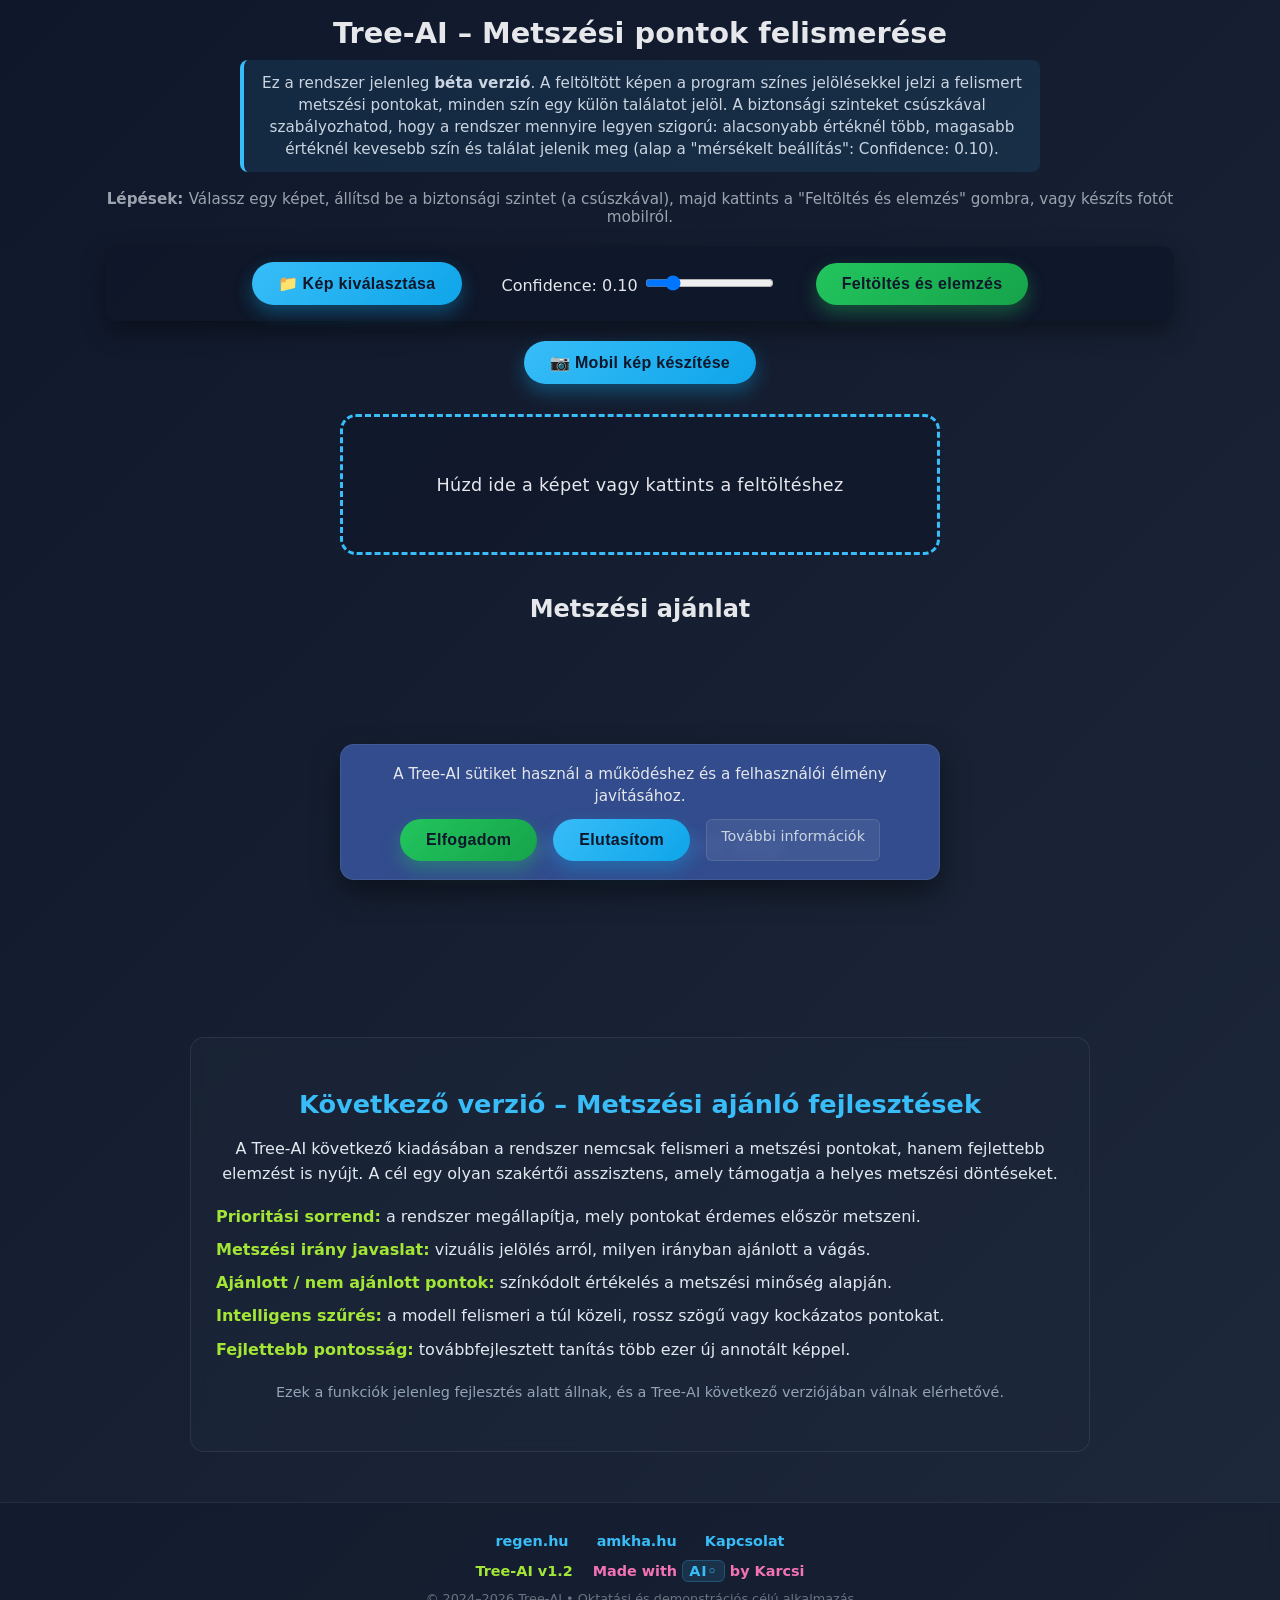
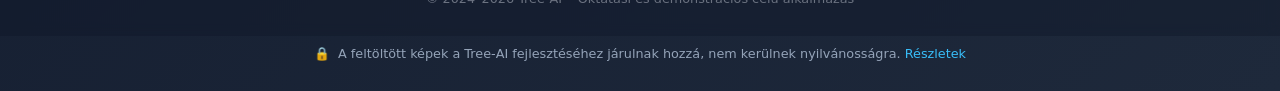
<file: index.html>
<!DOCTYPE html>
<html lang="hu">
<head>
    <meta charset="UTF-8">
    <title>Tree-AI – Képfelismerés</title>
    <meta name="viewport" content="width=device-width, initial-scale=1.0">
    <link rel="stylesheet" href="style.css">
</head>
<body>

<div class="app-container">

    <!-- FEJLÉC -->
    <header>
        <h1>Tree-AI – Metszési pontok felismerése</h1>
<p class="beta-info">
    Ez a rendszer jelenleg <strong>béta verzió</strong>. A feltöltött képen a program színes jelölésekkel jelzi a felismert metszési pontokat, minden szín egy külön találatot jelöl. A biztonsági szinteket csúszkával szabályozhatod, hogy a rendszer mennyire legyen szigorú: alacsonyabb értéknél több, magasabb értéknél kevesebb szín és találat jelenik meg (alap a "mérsékelt beállítás": Confidence: 0.10).
</p>
<p><b>Lépések: </b>Válassz egy képet, állítsd be a biztonsági szintet (a csúszkával), majd kattints a "Feltöltés és elemzés" gombra, vagy készíts fotót mobilról.</p>
    </header>

    <!-- 1) FELSŐ SOR: FILE SELECT + SLIDER + FELTÖLTÉS -->
    <section class="controls">

        <!-- Fájl kiválasztása -->
        <div class="file-box">
            <input type="file" id="fileInput" accept="image/*" hidden>
            <button class="secondary-btn" onclick="triggerFileInput()">📁 Kép kiválasztása</button>
        </div>

        <!-- Confidence csúszka -->
        <div class="slider-box">
            <label>Confidence: <span id="confValue">0.10</span></label>
            <input type="range" id="confSlider" min="0.01" max="0.50" step="0.01" value="0.10">
        </div>

        <!-- Feltöltés és elemzés -->
        <button class="primary-btn" onclick="uploadImage()">Feltöltés és elemzés</button>

    </section>

    <!-- 2) MOBIL KAMERA GOMB -->
    <section class="camera-section">
        <button class="secondary-btn" onclick="openCamera()">📷 Mobil kép készítése</button>

        <div id="cameraContainer" class="camera-container" style="display:none;">
            <video id="cameraPreview" autoplay playsinline></video>
            <button class="primary-btn" onclick="takePhoto()">📸 Fotó készítése</button>
        </div>
    </section>
    <!-- 3) DRAG & DROP -->
    <section class="dropzone-section">
        <div id="dropzone" class="dropzone">
            <p>Húzd ide a képet vagy kattints a feltöltéshez</p>
        </div>
    </section>

    <!-- 4) METSZÉSI AJÁNLAT (YOLO eredmény) -->
    <section class="result-section">
        <h2>Metszési ajánlat</h2>
        <canvas id="resultCanvas"></canvas>
    </section>

    <!-- 5) EREDETI FELTÖLTÖTT KÉP -->
    <section class="preview-section">
        <h2>Eredeti feltöltött kép</h2>
        <img id="previewImage" class="preview-image" style="display:none;">
    </section>
<div id="recommendations-container" class="recommendations"></div>
<div id="plan-container" class="plan"></div>

</div>
<section class="next-version-info">
    <h2>Következő verzió – Metszési ajánló fejlesztések</h2>
    <p>
        A Tree‑AI következő kiadásában a rendszer nemcsak felismeri a metszési pontokat, 
        hanem fejlettebb elemzést is nyújt. A cél egy olyan szakértői asszisztens, amely 
        támogatja a helyes metszési döntéseket.
    </p>

    <ul>
        <li><strong>Prioritási sorrend:</strong> a rendszer megállapítja, mely pontokat érdemes először metszeni.</li>
        <li><strong>Metszési irány javaslat:</strong> vizuális jelölés arról, milyen irányban ajánlott a vágás.</li>
        <li><strong>Ajánlott / nem ajánlott pontok:</strong> színkódolt értékelés a metszési minőség alapján.</li>
        <li><strong>Intelligens szűrés:</strong> a modell felismeri a túl közeli, rossz szögű vagy kockázatos pontokat.</li>
        <li><strong>Fejlettebb pontosság:</strong> továbbfejlesztett tanítás több ezer új annotált képpel.</li>
    </ul>

    <p class="note">
        Ezek a funkciók jelenleg fejlesztés alatt állnak, és a Tree‑AI következő verziójában válnak elérhetővé.
    </p>
</section>

<footer class="footer">
    <div class="footer-links">
        <a href="https://regen.hu" target="_blank">regen.hu</a>
        <a href="https://amkha.hu" target="_blank">amkha.hu</a>
        <a href="#">Kapcsolat</a>
    </div>

    <div class="footer-meta">
        <span class="version">Tree‑AI v1.2</span>
        <span class="madeby">Made with <span class="ai-logo">AI◦</span> by Karcsi</span>
    </div>

    <div class="footer-copy">
        © 2024–2026 Tree‑AI • Oktatási és demonstrációs célú alkalmazás
    </div>
</footer>
<div id="cookieBanner" class="cookie-banner">
    <p>
        A Tree‑AI sütiket használ a működéshez és a felhasználói élmény javításához.
    </p>

    <div class="cookie-buttons">
        <button class="primary-btn" onclick="acceptCookies()">Elfogadom</button>
        <button class="secondary-btn" onclick="declineCookies()">Elutasítom</button>
        <a href="privacy.html" target="_blank" class="info-btn">További információk</a>
    </div>
</div>

<div class="cookie-privacy-short">
    <span class="icon">🔒</span>
    A feltöltött képek a Tree‑AI fejlesztéséhez járulnak hozzá, nem kerülnek nyilvánosságra. 
    <a href="privacy.html" target="_blank">Részletek</a>
</div>

<script src="script.js" defer></script>
</body>
</html>
</file>
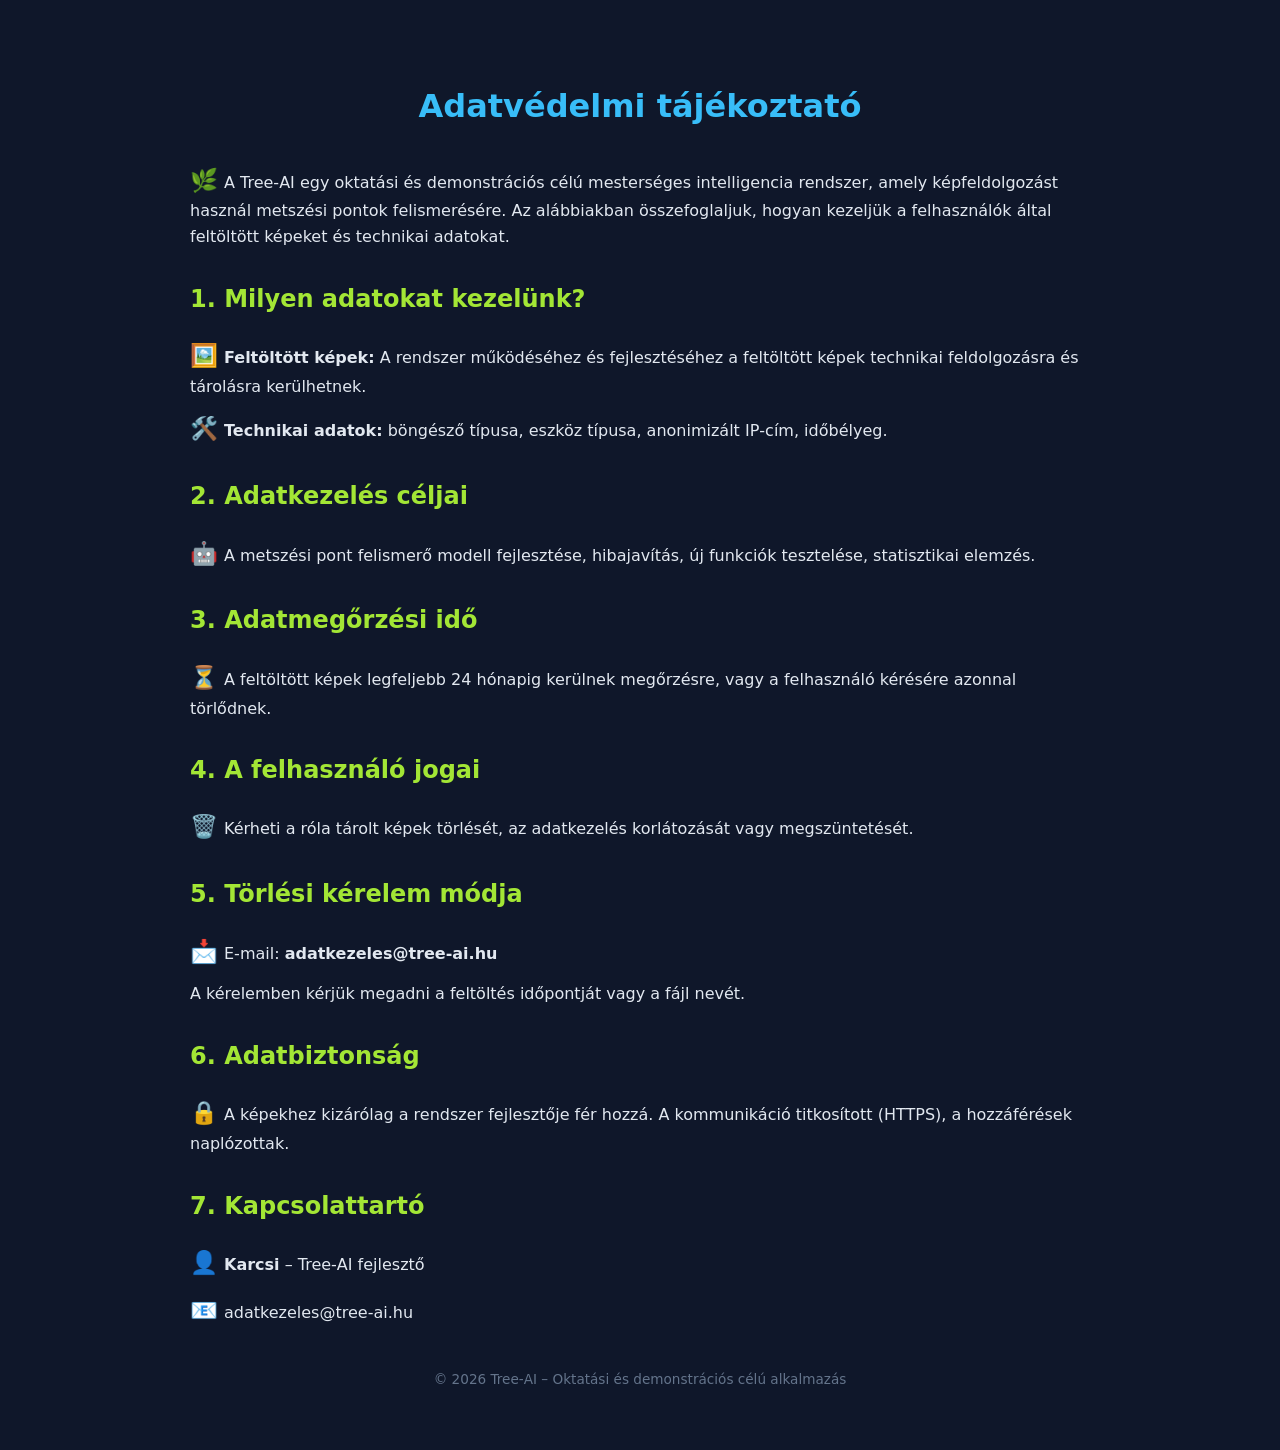
<file: privacy.html>
<!DOCTYPE html>
<html lang="hu">
<head>
    <meta charset="UTF-8">
    <title>Adatvédelmi tájékoztató – Tree‑AI</title>
    <meta name="viewport" content="width=device-width, initial-scale=1.0">
    <style>
        body {
            background: #0f172a;
            color: #e2e8f0;
            font-family: system-ui, sans-serif;
            margin: 0;
            padding: 0;
            line-height: 1.6;
        }
        .container {
            max-width: 900px;
            margin: 40px auto;
            padding: 20px;
        }
        h1 {
            text-align: center;
            color: #38bdf8;
            margin-bottom: 30px;
        }
        h2 {
            color: #a3e635;
            margin-top: 30px;
        }
        p {
            margin: 12px 0;
        }
        .icon {
            font-size: 1.4rem;
            margin-right: 6px;
        }
        a {
            color: #38bdf8;
            text-decoration: none;
        }
        a:hover {
            text-decoration: underline;
        }
        .footer-note {
            margin-top: 40px;
            text-align: center;
            font-size: 0.85rem;
            color: #64748b;
        }
    </style>
</head>
<body>

<div class="container">
    <h1>Adatvédelmi tájékoztató</h1>

    <p><span class="icon">🌿</span>A Tree‑AI egy oktatási és demonstrációs célú mesterséges intelligencia rendszer, amely képfeldolgozást használ metszési pontok felismerésére. Az alábbiakban összefoglaljuk, hogyan kezeljük a felhasználók által feltöltött képeket és technikai adatokat.</p>

    <h2>1. Milyen adatokat kezelünk?</h2>
    <p><span class="icon">🖼️</span><strong>Feltöltött képek:</strong> A rendszer működéséhez és fejlesztéséhez a feltöltött képek technikai feldolgozásra és tárolásra kerülhetnek.</p>
    <p><span class="icon">🛠️</span><strong>Technikai adatok:</strong> böngésző típusa, eszköz típusa, anonimizált IP‑cím, időbélyeg.</p>

    <h2>2. Adatkezelés céljai</h2>
    <p><span class="icon">🤖</span>A metszési pont felismerő modell fejlesztése, hibajavítás, új funkciók tesztelése, statisztikai elemzés.</p>

    <h2>3. Adatmegőrzési idő</h2>
    <p><span class="icon">⏳</span>A feltöltött képek legfeljebb 24 hónapig kerülnek megőrzésre, vagy a felhasználó kérésére azonnal törlődnek.</p>

    <h2>4. A felhasználó jogai</h2>
    <p><span class="icon">🗑️</span>Kérheti a róla tárolt képek törlését, az adatkezelés korlátozását vagy megszüntetését.</p>

    <h2>5. Törlési kérelem módja</h2>
    <p><span class="icon">📩</span>E‑mail: <strong>adatkezeles@tree-ai.hu</strong></p>
    <p>A kérelemben kérjük megadni a feltöltés időpontját vagy a fájl nevét.</p>

    <h2>6. Adatbiztonság</h2>
    <p><span class="icon">🔒</span>A képekhez kizárólag a rendszer fejlesztője fér hozzá. A kommunikáció titkosított (HTTPS), a hozzáférések naplózottak.</p>

    <h2>7. Kapcsolattartó</h2>
    <p><span class="icon">👤</span><strong>Karcsi</strong> – Tree‑AI fejlesztő</p>
    <p><span class="icon">📧</span>adatkezeles@tree-ai.hu</p>

    <div class="footer-note">
        © 2026 Tree‑AI – Oktatási és demonstrációs célú alkalmazás
    </div>
</div>

</body>
</html>
</file>
<file: style.css>
* {
    box-sizing: border-box;
}

body {
    margin: 0;
    font-family: system-ui, -apple-system, BlinkMacSystemFont, "Segoe UI", sans-serif;
    background: linear-gradient(135deg, #0f172a, #1e293b);
    color: #e5e7eb;
}

.app-container {
    max-width: 1100px;
    margin: 0 auto;
    padding: 16px;
}

/* HEADER */
header {
    text-align: center;
    margin-bottom: 20px;
}

header h1 {
    margin: 0 0 8px;
    font-size: 1.8rem;
}
.beta-info {
    max-width: 800px;
    margin: 10px auto 18px auto;
    padding: 12px 18px;
    background: rgba(56, 189, 248, 0.10);
    border-left: 4px solid #38bdf8;
    border-radius: 8px;
    color: #cbd5e1;
    font-size: 0.95rem;
    line-height: 1.45;
    text-align: center;
}

header p {
    margin: 0;
    color: #9ca3af;
    font-size: 0.95rem;
}

/* CONTROLS – egy sorban, gap 40px */
.controls {
    display: flex;
    flex-wrap: wrap;
    gap: 40px;
    align-items: center;
    justify-content: center;
    margin-bottom: 20px;
    padding: 16px;
    background: rgba(15, 23, 42, 0.9);
    border-radius: 12px;
    box-shadow: 0 10px 25px rgba(0, 0, 0, 0.4);
}

/* FILE SELECT BUTTON */
.file-box input[type="file"] {
    display: none;
}

/* SLIDER */
/* ============================
   GYÖNYÖRŰ, MODERN GOMBOK
============================ */

/* Zöld – Fő művelet (Feltöltés és elemzés) */
.primary-btn {
    padding: 12px 26px;
    border-radius: 999px;
    border: none;
    cursor: pointer;
    background: linear-gradient(135deg, #22c55e, #16a34a);
    color: #0f172a;
    font-weight: 700;
    font-size: 1rem;
    letter-spacing: 0.3px;
    box-shadow: 0 8px 18px rgba(34, 197, 94, 0.35);
    transition: transform 0.15s ease, box-shadow 0.15s ease, filter 0.15s ease;
}

.primary-btn:hover {
    transform: translateY(-2px);
    box-shadow: 0 12px 26px rgba(34, 197, 94, 0.45);
    filter: brightness(1.08);
}

.primary-btn:active {
    transform: translateY(0);
    box-shadow: 0 6px 14px rgba(34, 197, 94, 0.3);
}

/* Kék – Másodlagos művelet (Kép kiválasztása, Kamera megnyitása) */
.secondary-btn {
    padding: 12px 26px;
    border-radius: 999px;
    border: none;
    cursor: pointer;
    background: linear-gradient(135deg, #38bdf8, #0ea5e9);
    color: #0f172a;
    font-weight: 700;
    font-size: 1rem;
    letter-spacing: 0.3px;
    box-shadow: 0 8px 18px rgba(14, 165, 233, 0.35);
    transition: transform 0.15s ease, box-shadow 0.15s ease, filter 0.15s ease;
}

.secondary-btn:hover {
    transform: translateY(-2px);
    box-shadow: 0 12px 26px rgba(14, 165, 233, 0.45);
    filter: brightness(1.08);
}

.secondary-btn:active {
    transform: translateY(0);
    box-shadow: 0 6px 14px rgba(14, 165, 233, 0.3);
}

.camera-section {
    margin-top: 20px;
    margin-bottom: 30px;   /* <<< EZ TÁVOLÍTJA EL A DRAG & DROP-TÓL */
    text-align: center;    /* <<< KÖZÉPRE IGAZÍTJA A GOMBOT */
    display: flex;
    flex-direction: column;
    align-items: center;   /* <<< MOBILON IS KÖZÉPRE TESZI */
}
.dropzone-section {
    margin-top: 20px;
    margin-bottom: 20px;
    display: flex;
    justify-content: center;   /* <<< KÖZÉPRE IGAZÍTJA */
    align-items: center;
    width: 100%;
}

.dropzone {
    width: 100%;
    max-width: 600px;
    padding: 40px;
    border: 3px dashed #38bdf8;   /* SZAGGATOTT KERET */
    border-radius: 16px;
    text-align: center;
    color: #e5e7eb;
    background: rgba(15, 23, 42, 0.6);
    transition: 0.25s ease;
    cursor: pointer;
    font-size: 1.1rem;
    letter-spacing: 0.3px;
}

.dropzone:hover {
    background: rgba(30, 41, 59, 0.8);
    border-color: #0ea5e9;
}

.dropzone.dragover {
    background: rgba(14, 165, 233, 0.15);
    border-color: #0ea5e9;
    transform: scale(1.02);
}
.result-section, .preview-section {
    margin-top: 20px;
    margin-bottom: 20px;
    width: 100%;
    display: flex;
    flex-direction: column;
    align-items: center;   /* <<< KÖZÉPRE IGAZÍTJA */
    justify-content: center;
    text-align: center;
}
/* ============================
   RESPONSIVE – MOBIL & TABLET
============================ */

/* TABLET (max 1024px) */
@media (max-width: 1024px) {

    .controls {
        gap: 20px;
        padding: 14px;
    }

    .slider-box input[type=range] {
        width: 260px;
    }

    .dropzone {
        max-width: 500px;
    }

    #resultCanvas,
    #previewImage {
        max-width: 90%;
    }
}

/* MOBIL (max 768px) */
@media (max-width: 768px) {

    /* Controls sor mobilon egymás alatt */
    .controls {
        flex-direction: column;
        gap: 20px;
        padding: 20px;
    }

    .slider-box {
        width: 100%;
        align-items: center;
        text-align: center;
    }

    .slider-box input[type=range] {
        width: 100%;
    }

    /* Gombok teljes szélességben mobilon */
    .primary-btn,
    .secondary-btn {
        width: 100%;
        max-width: 320px;
    }

    /* Kamera szekció középen */
    .camera-section {
        margin-top: 25px;
        margin-bottom: 35px;
        display: flex;
        flex-direction: column;
        align-items: center;
    }

    #cameraPreview {
        max-width: 100%;
    }

    /* Drag & Drop középen */
    .dropzone-section {
        margin-top: 20px;
        margin-bottom: 20px;
        display: flex;
        justify-content: center;
        width: 100%;
    }

    .dropzone {
        max-width: 100%;
        padding: 30px;
        font-size: 1rem;
    }

    /* Metszési ajánlat és eredeti kép középen */
    .result-section,
    .preview-section {
        margin-top: 25px;
        margin-bottom: 25px;
        display: flex;
        flex-direction: column;
        align-items: center;
    }

    #resultCanvas,
    #previewImage {
        max-width: 100%;
        margin: 0 auto;
    }
}

/* EXTRA KIS MOBIL (max 480px) */
@media (max-width: 480px) {

    header h1 {
        font-size: 1.4rem;
    }

    header p {
        font-size: 0.85rem;
    }

    .dropzone {
        padding: 24px;
        font-size: 0.95rem;
    }

    .primary-btn,
    .secondary-btn {
        font-size: 0.9rem;
        padding: 10px 20px;
    }
}

/* ============================
   NEXT VERSION INFO SECTION
============================ */
.next-version-info {
    max-width: 900px;
    margin: 60px auto 40px auto;
    padding: 30px 25px;
    background: rgba(30, 41, 59, 0.45);
    border: 1px solid rgba(255, 255, 255, 0.08);
    border-radius: 14px;
    backdrop-filter: blur(6px);
    color: #e2e8f0;
}

.next-version-info h2 {
    text-align: center;
    margin-bottom: 18px;
    font-size: 1.6rem;
    color: #38bdf8;
}

.next-version-info p {
    text-align: center;
    margin-bottom: 18px;
    line-height: 1.55;
}

.next-version-info ul {
    list-style: none;
    padding: 0;
    margin: 0 0 20px 0;
}

.next-version-info ul li {
    margin: 10px 0;
    padding-left: 0;
    font-size: 1rem;
    line-height: 1.45;
}

.next-version-info ul li strong {
    color: #a3e635;
}

.next-version-info .note {
    font-size: 0.9rem;
    text-align: center;
    color: #94a3b8;
}

/* Mobilbarát */
@media (max-width: 768px) {
    .next-version-info {
        padding: 22px 18px;
    }
    .next-version-info h2 {
        font-size: 1.35rem;
    }
}


/* ============================
   FOOTER
============================ */
.footer {
    margin-top: 40px;
    padding: 25px 10px;
    text-align: center;
    color: #9ca3af;
    font-size: 0.9rem;
    border-top: 1px solid rgba(255, 255, 255, 0.08);
    background: rgba(15, 23, 42, 0.4);
    backdrop-filter: blur(4px);
}

.footer-links {
    margin-bottom: 10px;
    display: flex;
    justify-content: center;
    gap: 25px;
    flex-wrap: wrap;
}

.footer-links a {
    color: #38bdf8;
    text-decoration: none;
    font-weight: 500;
    transition: 0.2s ease;
}

.footer-links a:hover {
    color: #0ea5e9;
}

.footer-copy {
    font-size: 0.85rem;
    color: #6b7280;
}

/* Mobilbarát footer */
@media (max-width: 768px) {
    .footer-links {
        gap: 15px;
    }
}
/* ============================
   FOOTER – MODERN DARK STYLE
============================ */
.footer {
    margin-top: 50px;
    padding: 30px 10px;
    text-align: center;
    color: #9ca3af;
    font-size: 0.9rem;
    border-top: 1px solid rgba(255, 255, 255, 0.08);
    background: rgba(15, 23, 42, 0.4);
    backdrop-filter: blur(6px);
}

/* Linkek */
.footer-links {
    margin-bottom: 14px;
    display: flex;
    justify-content: center;
    gap: 28px;
    flex-wrap: wrap;
}

.footer-links a {
    color: #38bdf8;
    text-decoration: none;
    font-weight: 600;
    transition: 0.2s ease;
}

.footer-links a:hover {
    color: #0ea5e9;
}

/* Verzió + Made by */
.footer-meta {
    margin-bottom: 12px;
    display: flex;
    justify-content: center;
    gap: 20px;
    flex-wrap: wrap;
    font-size: 0.9rem;
}

.footer-meta .version {
    color: #a3e635; /* lime green */
    font-weight: 600;
}

.footer-meta .madeby {
    color: #f472b6; /* pink */
    font-weight: 600;
}

/* Copyright */
.footer-copy {
    font-size: 0.8rem;
    color: #6b7280;
}

/* Mobilbarát footer */
@media (max-width: 768px) {
    .footer-links {
        gap: 18px;
    }
    .footer-meta {
        gap: 12px;
    }
}
.ai-logo {
    font-weight: 800;
    letter-spacing: 1px;
    color: #38bdf8; /* világoskék, AI‑tech szín */
    font-family: "Segoe UI", system-ui, sans-serif;
    padding: 2px 6px;
    border-radius: 6px;
    background: rgba(56, 189, 248, 0.12);
    border: 1px solid rgba(56, 189, 248, 0.25);
}
/* ============================
   COOKIE BANNER
============================ */
.cookie-banner {
    position: fixed;
    bottom: 20px;
    left: 50%;
    transform: translateX(-50%);
    width: 95%;
    max-width: 600px;
    background: rgba(52, 80, 147, 0.95);
    border: 1px solid rgba(255, 255, 255, 0.08);
    border-radius: 14px;
    padding: 18px 22px;
    box-shadow: 0 12px 30px rgba(0,0,0,0.45);
    backdrop-filter: blur(6px);
    color: #e5e7eb;
    font-size: 0.95rem;
    z-index: 9999;
    display: none; /* alapból rejtve, JS mutatja */
}

.cookie-banner p {
    margin: 0 0 12px 0;
    line-height: 1.45;
    text-align: center;
}

.cookie-buttons {
    display: flex;
    justify-content: center;
    gap: 16px;
}

/* Mobilbarát */
@media (max-width: 480px) {
    .cookie-banner {
        padding: 16px;
    }
    .cookie-buttons {
        flex-direction: column;
        gap: 10px;
    }
	.cookie-buttons {
        flex-direction: column;
    }
    .info-btn {
        text-align: center;
        width: 100%;
    }
}
.info-btn {
    padding: 8px 14px;
    border-radius: 6px;
    font-size: 0.9rem;
    text-decoration: none;
    background: rgba(148, 163, 184, 0.15);
    border: 1px solid rgba(148, 163, 184, 0.25);
    color: #cbd5e1;
    transition: 0.2s ease;
}

.info-btn:hover {
    background: rgba(148, 163, 184, 0.25);
    border-color: rgba(148, 163, 184, 0.4);
}

.cookie-privacy-short {
    margin-top: 10px;margin-bottom:30px;
    text-align: center;
    font-size: 0.8rem;
    color: #94a3b8;
}

.cookie-privacy-short .icon {
    margin-right: 4px;
}

.cookie-privacy-short a {
    color: #38bdf8;
    text-decoration: none;
}

.cookie-privacy-short a:hover {
    text-decoration: underline;
}
.recommendations {
    margin-top: 20px;
    padding: 10px;
}

.recommendation-item {
    border-radius: 8px;
    padding: 12px;
    margin-bottom: 10px;
    color: white;
    font-size: 15px;
    display: flex;
    align-items: center;
    gap: 10px;
}

.recommendation-item .icon {
    font-size: 20px;
}

.priority-0 { background-color: #c62828; } /* piros – sürgős */
.priority-1 { background-color: #ef6c00; } /* narancs – fontos */
.priority-2 { background-color: #f9a825; } /* sárga – ajánlott */
.priority-3 { background-color: #558b2f; } /* zöld – opcionális */
.priority-4 { background-color: #2e7d32; } /* sötétebb zöld */

.plan {
    margin-top: 20px;
    padding: 10px;
}

.plan-item {
    border-radius: 8px;
    padding: 10px;
    margin-bottom: 8px;
    background-color: #0f172a;
    color: #e5e7eb;
    font-size: 14px;
    border-left: 4px solid #22c55e;
}

.plan-item strong {
    color: #a5b4fc;
}
</file>
